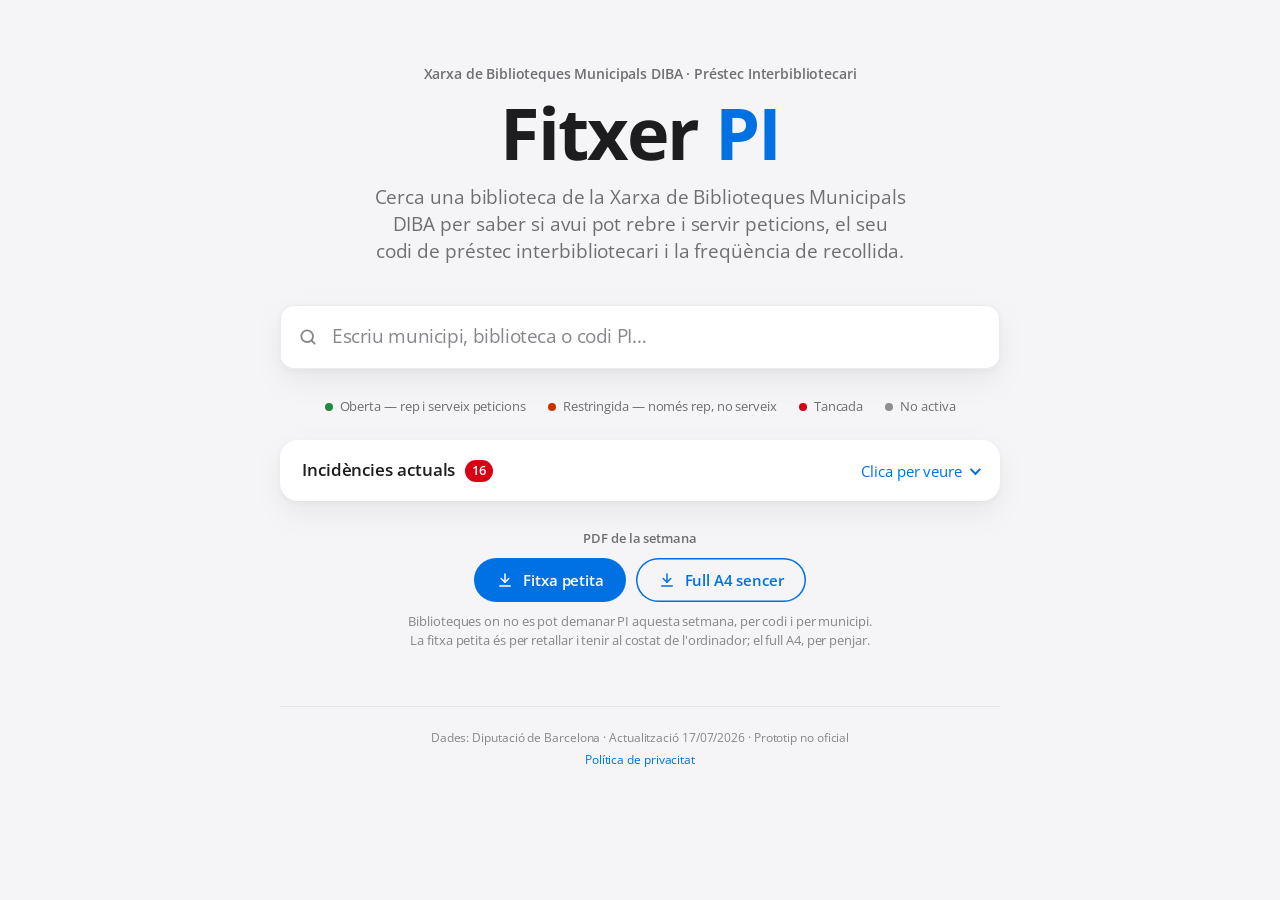
<file: index.html>
<!DOCTYPE html>
<html lang="ca">
<head>
<meta charset="UTF-8">
<meta name="viewport" content="width=device-width, initial-scale=1.0">
<meta name="color-scheme" content="light dark">
<title>Fitxer PI — Cercador de biblioteques</title>
<link rel="canonical" href="https://fitxerpi.cat/">
<meta name="description" content="Cerca l'estat, el codi i la freqüència de préstec interbibliotecari de qualsevol biblioteca de la Xarxa de Biblioteques Municipals.">

<link rel="preload" href="fonts/open-sans-latin-400-normal.woff2" as="font" type="font/woff2" crossorigin>
<link rel="stylesheet" href="style.css">
</head>
<body>
<div class="wrap">
  <header>
    <div class="eyebrow">Xarxa de Biblioteques Municipals DIBA · Préstec Interbibliotecari</div>
    <h1><a href="./" id="home-link" class="home-link" title="Tornar a l'inici">Fitxer <em>PI</em></a></h1>
    <p class="sub">Cerca una biblioteca de la Xarxa de Biblioteques Municipals DIBA per saber si avui pot rebre i servir peticions, el seu codi de préstec interbibliotecari i la freqüència de recollida.</p>
  </header>

  <main>
    <div class="search-wrap">
      <span class="search-label">Cercar biblioteca</span>
      <input type="text" id="search" placeholder="Escriu municipi, biblioteca o codi PI…" autocomplete="off">
      <button type="button" id="clear-search" aria-label="Esborrar cerca" title="Esborrar">&times;</button>
    </div>
    <div class="count-tag" id="count-tag"></div>

    <div id="results"></div>

    <div id="detail"></div>

    <div class="legend">
      <span><i class="result-dot dot-obert"></i> Oberta — rep i serveix peticions</span>
      <span><i class="result-dot dot-restringit"></i> Restringida — només rep, no serveix</span>
      <span><i class="result-dot dot-tancat"></i> Tancada</span>
      <span><i class="result-dot dot-no_actiu"></i> No activa</span>
    </div>

    <div id="incidencies"></div>

    <div class="print-wrap">
      <p class="print-title">PDF de la setmana</p>
      <div class="print-btns">
        <button type="button" id="print-week" class="print-btn" disabled>
          <svg viewBox="0 0 24 24" fill="none" stroke="currentColor" stroke-width="2" stroke-linecap="round" stroke-linejoin="round" aria-hidden="true"><path d="M12 4v11"/><path d="m7 10 5 5 5-5"/><path d="M5 20h14"/></svg>
          Fitxa petita
        </button>
        <button type="button" id="print-week-a4" class="print-btn print-btn-alt" disabled>
          <svg viewBox="0 0 24 24" fill="none" stroke="currentColor" stroke-width="2" stroke-linecap="round" stroke-linejoin="round" aria-hidden="true"><path d="M12 4v11"/><path d="m7 10 5 5 5-5"/><path d="M5 20h14"/></svg>
          Full A4 sencer
        </button>
      </div>
      <p class="print-hint">Biblioteques on no es pot demanar PI aquesta setmana, per codi i per municipi. La fitxa petita és per retallar i tenir al costat de l'ordinador; el full A4, per penjar.</p>
    </div>
  </main>

  <footer>
    Dades: Diputació de Barcelona · Actualització 17/07/2026 · Prototip no oficial<br>
    <a href="privacy.html">Política de privacitat</a>
  </footer>
</div>

<section id="full-pi" aria-hidden="true"></section>

<script src="app.js" defer></script>
</body>
</html>
</file>
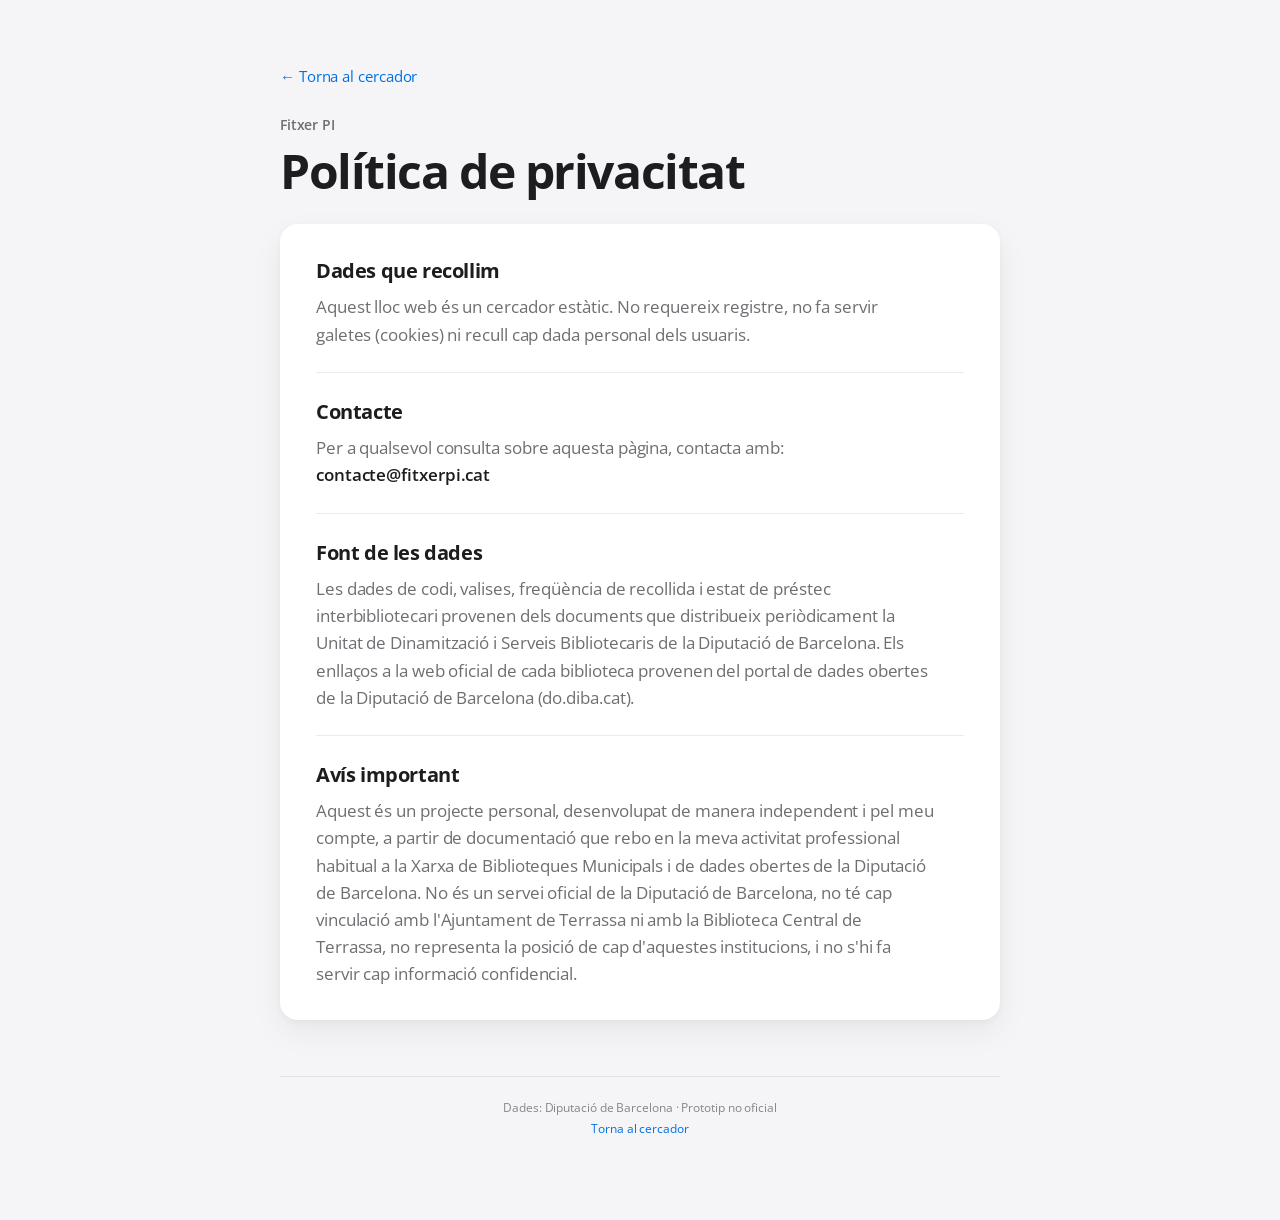
<file: privacy.html>
<!DOCTYPE html>
<html lang="ca">
<head>
<meta charset="UTF-8">
<meta name="viewport" content="width=device-width, initial-scale=1.0">
<meta name="color-scheme" content="light dark">
<title>Política de privacitat — Fitxer PI</title>
<link rel="canonical" href="https://fitxerpi.cat/privacy.html">
<link rel="preload" href="fonts/open-sans-latin-400-normal.woff2" as="font" type="font/woff2" crossorigin>
<link rel="stylesheet" href="style.css">
<style>
  .back{display:inline-flex; align-items:center; gap:6px; font-size:15px; margin-bottom:28px;}
  .privacy header{text-align:left; margin-bottom:28px;}
  .privacy h1{font-size:clamp(34px, 7vw, 48px); margin:0;}
  .privacy .card{padding:8px 36px;}
  .privacy section{padding-block:24px; border-bottom:1px solid var(--sep);}
  .privacy section:last-child{border-bottom:none;}
  .privacy h2{font-size:20px; font-weight:700; letter-spacing:-0.02em; margin:0 0 8px;}
  .privacy p{margin:0; color:var(--ink-soft); line-height:1.6; max-width:62ch;}
  .privacy strong{color:var(--ink); font-weight:600;}
  @media (max-width:560px){ .privacy .card{padding:4px 20px;} }
</style>
</head>
<body>
<div class="wrap privacy">
  <a class="back" href="/">&larr; Torna al cercador</a>

  <header>
    <div class="eyebrow">Fitxer PI</div>
    <h1>Política de privacitat</h1>
  </header>

  <div class="card">
    <section>
      <h2>Dades que recollim</h2>
      <p>Aquest lloc web és un cercador estàtic. No requereix registre, no fa servir galetes (cookies) ni recull cap dada personal dels usuaris.</p>
    </section>

    <section>
      <h2>Contacte</h2>
      <p>Per a qualsevol consulta sobre aquesta pàgina, contacta amb: <strong>contacte@fitxerpi.cat</strong></p>
    </section>

    <section>
      <h2>Font de les dades</h2>
      <p>Les dades de codi, valises, freqüència de recollida i estat de préstec interbibliotecari provenen dels documents que distribueix periòdicament la Unitat de Dinamització i Serveis Bibliotecaris de la Diputació de Barcelona. Els enllaços a la web oficial de cada biblioteca provenen del portal de dades obertes de la Diputació de Barcelona (do.diba.cat).</p>
    </section>

    <section>
      <h2>Avís important</h2>
      <p>Aquest és un projecte personal, desenvolupat de manera independent i pel meu compte, a partir de documentació que rebo en la meva activitat professional habitual a la Xarxa de Biblioteques Municipals i de dades obertes de la Diputació de Barcelona. No és un servei oficial de la Diputació de Barcelona, no té cap vinculació amb l'Ajuntament de Terrassa ni amb la Biblioteca Central de Terrassa, no representa la posició de cap d'aquestes institucions, i no s'hi fa servir cap informació confidencial.</p>
    </section>
  </div>

  <footer>
    Dades: Diputació de Barcelona · Prototip no oficial<br>
    <a href="/">Torna al cercador</a>
  </footer>
</div>
</body>
</html>
</file>
<file: style.css>
@font-face{
  font-family:'Open Sans';
  font-style:normal;
  font-weight:400;
  font-display:swap;
  src: url('fonts/open-sans-latin-400-normal.woff2') format('woff2');
}
@font-face{
  font-family:'Open Sans';
  font-style:normal;
  font-weight:600;
  font-display:swap;
  src: url('fonts/open-sans-latin-600-normal.woff2') format('woff2');
}
@font-face{
  font-family:'Open Sans';
  font-style:normal;
  font-weight:700;
  font-display:swap;
  src: url('fonts/open-sans-latin-700-normal.woff2') format('woff2');
}

/* fitxerpi — estil net, inspirat en Apple
   Layout: columna central estreta, superfícies blanques flotant sobre gris clar, sense vores */
:root{
  --bg:#F5F5F7;
  --surface:#FFFFFF;
  --surface-2:#F5F5F7;
  --ink:#1D1D1F;
  --ink-soft:#6E6E73;
  --ink-faint:#86868B;
  --sep:rgba(0,0,0,0.08);
  --accent:#0071E3;
  --accent-hover:#0077ED;
  --st-obert:#248A3D;
  --st-tancat:#D70015;
  --st-restringit:#C93400;
  --st-no_actiu:#8E8E93;
  --shadow:0 2px 6px rgba(0,0,0,0.04), 0 12px 32px rgba(0,0,0,0.06);
  --font:'Open Sans', -apple-system, "Segoe UI", Roboto, Arial, sans-serif;
  --radius:18px;
  --radius-sm:12px;
}
@media (prefers-color-scheme:dark){:root:not([data-theme="light"]){
  --bg:#000000; --surface:#1C1C1E; --surface-2:#2C2C2E;
  --ink:#F5F5F7; --ink-soft:#A1A1A6; --ink-faint:#8E8E93; --sep:rgba(255,255,255,0.1);
  --accent:#2997FF; --accent-hover:#47A6FF;
  --st-obert:#30D158; --st-tancat:#FF453A; --st-restringit:#FF9F0A; --st-no_actiu:#98989D;
  --shadow:none; color-scheme:dark}}
:root[data-theme="dark"]{
  --bg:#000000; --surface:#1C1C1E; --surface-2:#2C2C2E;
  --ink:#F5F5F7; --ink-soft:#A1A1A6; --ink-faint:#8E8E93; --sep:rgba(255,255,255,0.1);
  --accent:#2997FF; --accent-hover:#47A6FF;
  --st-obert:#30D158; --st-tancat:#FF453A; --st-restringit:#FF9F0A; --st-no_actiu:#98989D;
  --shadow:none; color-scheme:dark}

*{box-sizing:border-box;}
html,body{margin:0;}
body{
  background:var(--bg);
  color:var(--ink);
  font-family:var(--font);
  font-size:17px;
  line-height:1.47;
  letter-spacing:-0.005em;
  -webkit-font-smoothing:antialiased;
  padding-inline:20px;
  padding-block:64px 80px;
}
.wrap{max-width:720px; margin:0 auto;}
a{color:var(--accent); text-decoration:none;}
a:hover{text-decoration:underline;}

/* ---- Capçalera ---- */
header{margin-bottom:40px; text-align:center;}
.eyebrow{font-size:14px; font-weight:600; color:var(--ink-soft); letter-spacing:-0.01em; margin-bottom:10px;}
h1{
  font-size:clamp(44px, 9vw, 72px);
  font-weight:700;
  line-height:1.05;
  letter-spacing:-0.03em;
  margin:0 0 14px;
}
h1 em{font-style:normal; color:var(--accent);}
.home-link{color:inherit; text-decoration:none; cursor:pointer; border-radius:8px;}
.home-link:focus-visible{outline:2px solid var(--accent); outline-offset:4px;}
.sub{font-size:19px; line-height:1.42; color:var(--ink-soft); max-width:34em; margin:0 auto; text-wrap:balance;}

/* ---- Cerca ---- */
.search-wrap{position:relative; margin-top:8px;}
.search-label{
  position:absolute; width:1px; height:1px; overflow:hidden; clip:rect(0 0 0 0); white-space:nowrap;
}
#search{
  width:100%;
  font:inherit;
  font-size:19px;
  letter-spacing:-0.02em;
  color:var(--ink);
  background:var(--surface);
  border:none;
  border-radius:14px;
  padding:18px 52px 18px 52px;
  box-shadow:var(--shadow), inset 0 0 0 1px var(--sep);
  outline:none;
  transition:box-shadow .2s ease;
  background-image:url("data:image/svg+xml,%3Csvg xmlns='http://www.w3.org/2000/svg' viewBox='0 0 24 24' fill='none' stroke='%2386868B' stroke-width='2.2' stroke-linecap='round'%3E%3Ccircle cx='11' cy='11' r='7'/%3E%3Cpath d='m20 20-3.5-3.5'/%3E%3C/svg%3E");
  background-repeat:no-repeat;
  background-size:20px;
  background-position:18px center;
}
#search::placeholder{color:var(--ink-faint);}
#search:focus{box-shadow:var(--shadow), 0 0 0 4px color-mix(in srgb, var(--accent) 30%, transparent), inset 0 0 0 1px var(--accent);}
#clear-search{
  display:none;
  position:absolute; top:50%; right:14px; transform:translateY(-50%);
  width:24px; height:24px;
  border:none; border-radius:50%;
  background:var(--ink-faint); color:var(--surface);
  font-size:16px; line-height:1; font-weight:700;
  cursor:pointer; align-items:center; justify-content:center; padding:0;
}
#clear-search:hover{background:var(--ink-soft);}
#clear-search.show{display:flex;}
.count-tag{font-size:13px; color:var(--ink-faint); margin-top:10px; text-align:center;}

/* ---- Resultats ---- */
#results{
  margin-top:12px;
  background:var(--surface);
  border-radius:var(--radius-sm);
  box-shadow:var(--shadow), inset 0 0 0 1px var(--sep);
  max-height:360px; overflow-y:auto;
  display:none;
}
#results.show{display:block;}
.result-row{
  display:flex; align-items:center; justify-content:space-between; gap:14px;
  padding:13px 18px;
  border-bottom:1px solid var(--sep);
  cursor:pointer;
}
.result-row:last-child{border-bottom:none;}
.result-row:hover, .result-row.active{background:var(--surface-2);}
.result-name{font-size:17px; font-weight:500;}
.result-code{font-size:15px; color:var(--ink-faint); font-variant-numeric:tabular-nums;}
.result-dot{width:8px; height:8px; border-radius:50%; flex-shrink:0; margin-right:12px; display:inline-block;}
.dot-obert{background:var(--st-obert);}
.dot-tancat{background:var(--st-tancat);}
.dot-restringit{background:var(--st-restringit);}
.dot-no_actiu{background:var(--st-no_actiu);}
.result-left{display:flex; align-items:center; min-width:0;}
.result-left .result-name{overflow:hidden; text-overflow:ellipsis; white-space:nowrap;}
.no-results{padding:22px 18px; color:var(--ink-soft); text-align:center;}

/* ---- Fitxa ---- */
#detail{margin-top:28px;}
.card{
  background:var(--surface);
  border-radius:var(--radius);
  box-shadow:var(--shadow);
  padding:36px 36px 30px;
}
.card-top{display:flex; justify-content:space-between; align-items:flex-start; gap:16px 24px; flex-wrap:wrap;}
.card-top > div:first-child{min-width:0; flex:1 1 280px;}
.card-title{font-size:32px; font-weight:700; line-height:1.12; letter-spacing:-0.03em; text-wrap:balance;}
.card-code{margin-top:10px; font-size:15px; color:var(--ink-soft); display:flex; align-items:baseline; gap:8px;}
.card-code b{
  font-size:17px; font-weight:600; letter-spacing:0;
  color:var(--ink);
  background:var(--surface-2);
  border-radius:8px;
  padding:3px 10px;
  font-variant-numeric:tabular-nums;
}

/* Estat: pastilla tintada (substitueix el segell) */
.stamp{
  display:inline-flex; align-items:center; gap:8px;
  padding:8px 16px;
  border-radius:999px;
  font-size:15px; font-weight:600; letter-spacing:-0.01em;
  white-space:nowrap;
  color:var(--stamp-color, var(--st-obert));
  background:color-mix(in srgb, var(--stamp-color, var(--st-obert)) 12%, transparent);
  animation:fadeIn .35s ease;
}
.stamp-dot{width:8px; height:8px; border-radius:50%; background:currentColor;}
@keyframes fadeIn{from{opacity:0; transform:translateY(4px);} to{opacity:1; transform:none;}}

/* Avisos */
.notice{
  margin-top:20px;
  padding:14px 16px;
  border-radius:var(--radius-sm);
  font-size:15px; line-height:1.45;
  display:flex; gap:10px; align-items:flex-start;
  background:var(--surface-2);
  color:var(--ink);
}
.notice + .notice{margin-top:10px;}
.notice.closed{background:color-mix(in srgb, var(--st-tancat) 9%, transparent);}
.notice.restricted, .notice.avis{background:color-mix(in srgb, var(--st-restringit) 9%, transparent);}
.notice.upcoming{background:color-mix(in srgb, var(--accent) 9%, transparent);}
.notice.avis{flex-direction:row;}
.notice-icon{font-size:16px; line-height:1.4; flex-shrink:0;}
.avis-font{display:block; margin-top:6px; font-size:14px; font-weight:500;}

/* Horaris i contacte */
.horaris-block{margin-top:28px; display:flex; flex-direction:column; gap:14px;}
.horari-avui{
  display:flex; align-items:baseline; justify-content:space-between; gap:12px;
  padding:16px 18px;
  background:var(--surface-2);
  border-radius:var(--radius-sm);
}
.horari-avui-label{font-size:15px; color:var(--ink-soft); font-weight:500;}
.horari-avui-hores{font-size:17px; font-weight:600; text-align:right; font-variant-numeric:tabular-nums;}

.horari-setmana{border-radius:var(--radius-sm); background:var(--surface-2); overflow:hidden;}
.horari-setmana summary{
  list-style:none; cursor:pointer; user-select:none;
  display:flex; align-items:center; gap:10px;
  padding:15px 18px;
  font-size:16px; font-weight:500;
  color:var(--accent);
}
.horari-setmana summary::-webkit-details-marker{display:none;}
.horari-setmana summary:hover .horari-txt{text-decoration:underline;}
.horari-setmana summary:focus-visible{outline:3px solid color-mix(in srgb, var(--accent) 45%, transparent); outline-offset:-3px; border-radius:var(--radius-sm);}
.horari-ico{width:19px; height:19px; flex:none;}
.horari-txt{flex:1;}
.horari-chev{font-size:12px; transition:transform .25s ease;}
.horari-setmana[open] .horari-chev{transform:rotate(180deg);}
.horari-week{padding:0 18px 6px;}
.horari-row{
  display:flex; justify-content:space-between; gap:14px;
  padding:11px 0;
  border-top:1px solid var(--sep);
  font-size:15px; font-variant-numeric:tabular-nums;
}
.horari-row.is-today{font-weight:600;}
.horari-row.is-today .horari-day::after{content:" · avui"; color:var(--accent); font-weight:500;}
.horari-day{color:var(--ink-soft);}
.horari-row.is-today .horari-day{color:var(--ink);}
.horari-hours{text-align:right;}
.horari-obs{margin:0; padding:4px 18px 16px; font-size:14px; line-height:1.5; color:var(--ink-soft);}

.contact-list{display:flex; flex-direction:column;}
.contact-row{
  display:flex; align-items:center; gap:12px;
  padding:11px 2px;
  font-size:16px; color:var(--ink);
  border-bottom:1px solid var(--sep);
  min-width:0; overflow-wrap:anywhere;
}
.contact-row:last-child{border-bottom:none;}
a.contact-row{color:var(--accent);}
a.contact-row:hover{text-decoration:none; opacity:.8;}
.contact-icon{font-size:15px; flex-shrink:0; width:20px; text-align:center; filter:grayscale(1); opacity:.7;}

.web-link{
  display:flex; align-items:center; gap:14px;
  padding:16px 18px;
  background:var(--surface-2);
  border-radius:var(--radius-sm);
  transition:background .15s ease;
}
.web-link:hover{text-decoration:none; background:color-mix(in srgb, var(--accent) 8%, var(--surface-2));}
.web-link-icon{font-size:18px; flex-shrink:0; filter:grayscale(1); opacity:.7;}
.web-link-text{display:flex; flex-direction:column; gap:2px; flex:1; min-width:0;}
.web-link-title{font-weight:600; font-size:16px; color:var(--accent);}
.web-link-sub{font-size:14px; color:var(--ink-soft);}
.web-link-arrow{color:var(--accent); font-size:17px; flex-shrink:0;}

.card-meta{
  margin-top:28px; padding-top:22px;
  border-top:1px solid var(--sep);
  display:grid; grid-template-columns:repeat(auto-fit, minmax(160px,1fr)); gap:18px 24px;
}
.meta-label{font-size:13px; color:var(--ink-faint); margin-bottom:3px;}
.meta-value{font-size:17px; font-weight:600; letter-spacing:-0.02em; font-variant-numeric:tabular-nums;}
.meta-value.mono{font-weight:600;}

/* ---- Incidències ---- */
.incidencies{
  margin-top:24px;
  background:var(--surface);
  border-radius:var(--radius);
  box-shadow:var(--shadow);
  overflow:hidden;
}
.incidencies summary{
  list-style:none; cursor:pointer; user-select:none;
  padding:18px 22px;
  display:flex; align-items:center; justify-content:space-between; gap:10px;
}
.incidencies summary::-webkit-details-marker{display:none;}
.incidencies-left{display:flex; align-items:center; gap:10px; font-size:17px; font-weight:600;}
.incidencies-badge{
  background:var(--st-tancat); color:#fff;
  font-size:13px; font-weight:600;
  min-width:22px; height:22px; padding:0 7px;
  border-radius:11px; display:inline-flex; align-items:center; justify-content:center;
}
.incidencies-hint{font-size:15px; color:var(--accent); display:flex; align-items:center; gap:8px;}
.incidencies-chevron{
  width:8px; height:8px;
  border-right:2px solid currentColor; border-bottom:2px solid currentColor;
  transform:rotate(45deg) translateY(-2px);
  transition:transform .25s ease;
}
.incidencies[open] .incidencies-chevron{transform:rotate(225deg);}
.incidencies-list{border-top:1px solid var(--sep);}
.incidencia-row{
  display:flex; align-items:flex-start; gap:12px;
  padding:14px 22px;
  border-bottom:1px solid var(--sep);
  cursor:pointer;
}
.incidencia-row:last-child{border-bottom:none;}
.incidencia-row:hover{background:var(--surface-2);}
.incidencia-row .result-dot{margin-top:8px; margin-right:0;}
.incidencia-row > div{min-width:0; flex:1;}
.incidencia-name{font-size:16px; font-weight:500;}
.incidencia-meta{font-size:14px; color:var(--ink-soft); margin-top:2px;}
.incidencia-tag{
  font-size:12px; font-weight:500;
  padding:3px 10px; border-radius:999px;
  background:var(--surface-2); color:var(--ink-soft);
  white-space:nowrap; flex-shrink:0; margin-top:2px;
}

/* ---- Estat buit ---- */
.empty-state{margin-top:30px; text-align:center; padding:50px 20px; color:var(--ink-soft);}
.empty-state .glyph{font-size:40px; color:var(--ink-faint); margin-bottom:8px;}
.empty-state p{font-size:15px; max-width:38ch; margin:6px auto 0;}

/* ---- Llegenda ---- */
.legend{
  display:flex; flex-wrap:wrap; justify-content:center; gap:10px 22px;
  margin-top:28px;
  font-size:13px; color:var(--ink-soft);
}
.legend span{display:inline-flex; align-items:center; gap:7px;}
.legend .result-dot{margin-right:0;}

footer{
  margin-top:56px; padding-top:20px;
  border-top:1px solid var(--sep);
  font-size:12px; line-height:1.8; color:var(--ink-faint);
  text-align:center;
}

/* ---- Botó PDF setmanal ---- */
.print-wrap{margin-top:28px; text-align:center;}
.print-title{font-size:13px; font-weight:600; color:var(--ink-soft); margin:0 0 10px;}
.print-btns{display:flex; flex-wrap:wrap; justify-content:center; gap:10px;}
.print-btn.print-btn-alt{background:transparent; color:var(--accent); box-shadow:inset 0 0 0 1.5px var(--accent);}
.print-btn.print-btn-alt:hover{background:color-mix(in srgb, var(--accent) 10%, transparent);}
.print-btn{
  display:inline-flex; align-items:center; gap:9px;
  font:inherit; font-size:15px; font-weight:600; letter-spacing:-0.01em;
  color:#fff; background:var(--accent);
  border:none; border-radius:980px;
  padding:11px 22px; cursor:pointer;
  transition:background .2s ease, opacity .2s ease;
}
.print-btn svg{width:18px; height:18px;}
.print-btn:hover{background:var(--accent-hover);}
.print-btn:focus-visible{outline:none; box-shadow:0 0 0 4px color-mix(in srgb, var(--accent) 35%, transparent);}
.print-btn:disabled{opacity:.4; cursor:default;}
.print-hint{font-size:13px; color:var(--ink-faint); margin:10px auto 0; max-width:36em;}

/* ---- Full setmanal (només en imprimir): fitxa A6 apaïsada dins d'un A4 ---- */
#full-pi{display:none;}
@media print{
  @page{size:A4 portrait; margin:6mm;}
  @page fpgran{size:A4 landscape; margin:8mm;}
  body.print-pi{background:#fff; color:#1D1D1F; padding:0; margin:0; font-size:7pt; line-height:1.25;}
  body.print-pi .wrap{display:none;}
  body.print-pi #full-pi{display:block;}
  #full-pi{-webkit-print-color-adjust:exact; print-color-adjust:exact; color:#1D1D1F; text-align:left;}
  .fp-fitxa{
    box-sizing:border-box; width:141mm; height:94mm; overflow:hidden; zoom:1.4;
    padding:5mm 5mm 4mm; border:.6pt dashed #AEAEB2;
  }
  .fp-head{display:flex; justify-content:space-between; align-items:baseline; border-bottom:1pt solid #1D1D1F; padding-bottom:2px; margin-bottom:3px;}
  .fp-head h2{font-size:10.5pt; font-weight:700; letter-spacing:-0.01em; margin:0;}
  .fp-head span{font-size:7.5pt; font-weight:600; color:#6E6E73;}
  .fp-cols{display:flex; gap:4mm;}
  .fp-col{flex:1; min-width:0;}
  .fp-col h3{display:inline-block; font-size:6.5pt; font-weight:700; text-transform:uppercase; letter-spacing:.06em; color:#fff; background:#0066CC; border-radius:2px; padding:1px 5px; margin:1px 0 2px;}
  .fp-taula{width:100%; border-collapse:collapse; table-layout:fixed;}
  .fp-taula td{padding:1.4px 2px; border-bottom:.4pt solid #E0E0E5; white-space:nowrap; overflow:hidden; text-overflow:ellipsis;}
  .fp-codi{width:8.5mm; font-weight:700; font-variant-numeric:tabular-nums;}
  .fp-nom b{font-weight:700;}
  .fp-tag{width:18.5mm; font-size:6pt; font-weight:600;}
  .fp-tag i{font-style:normal; margin-right:2px;}
  .fp-tancat{color:#D70015;}
  .fp-restringit{color:#C93400;}
  .fp-no_actiu{color:#8E8E93;}
  .fp-buit{text-align:center; padding:14px; color:#6E6E73;}
  .fp-nota{margin:3px 0 0; font-size:5.5pt; color:#86868B;}
  .fp-avisos{margin:4px 0 0; padding:3px 5px; background:#F0F6FF; border-left:1.5pt solid #0066CC; border-radius:2px; font-size:6pt; line-height:1.3;}
  .fp-avisos p{margin:0;}
  .fp-avisos p + p{margin-top:2px;}
  .fp-avisos i{font-style:normal; color:#0066CC; font-weight:700; margin-right:3px;}
  /* Variant A4 sencer: la mateixa fitxa, apaïsada i a tot el full */
  #full-pi.fp-gran .fp-fitxa{page:fpgran; zoom:2; width:140mm; height:96mm; border:none; padding:2mm 3mm;}
  .fp-tall{margin:2mm 0 0 1mm; font-size:6.5pt; color:#AEAEB2;}
}

@media (max-width:560px){
  body{padding-inline:16px; padding-block:40px 60px;}
  .sub{font-size:17px;}
  .card{padding:26px 20px 22px;}
  .card-title{font-size:26px;}
  .incidencies summary, .incidencia-row{padding-inline:18px;}
  .incidencies-hint{font-size:0; gap:0;}
  .incidencies-hint .incidencies-chevron{font-size:15px;}
}
@media (prefers-reduced-motion:reduce){
  .stamp{animation:none;}
  .horari-chev, .incidencies-chevron{transition:none;}
}
</file>
